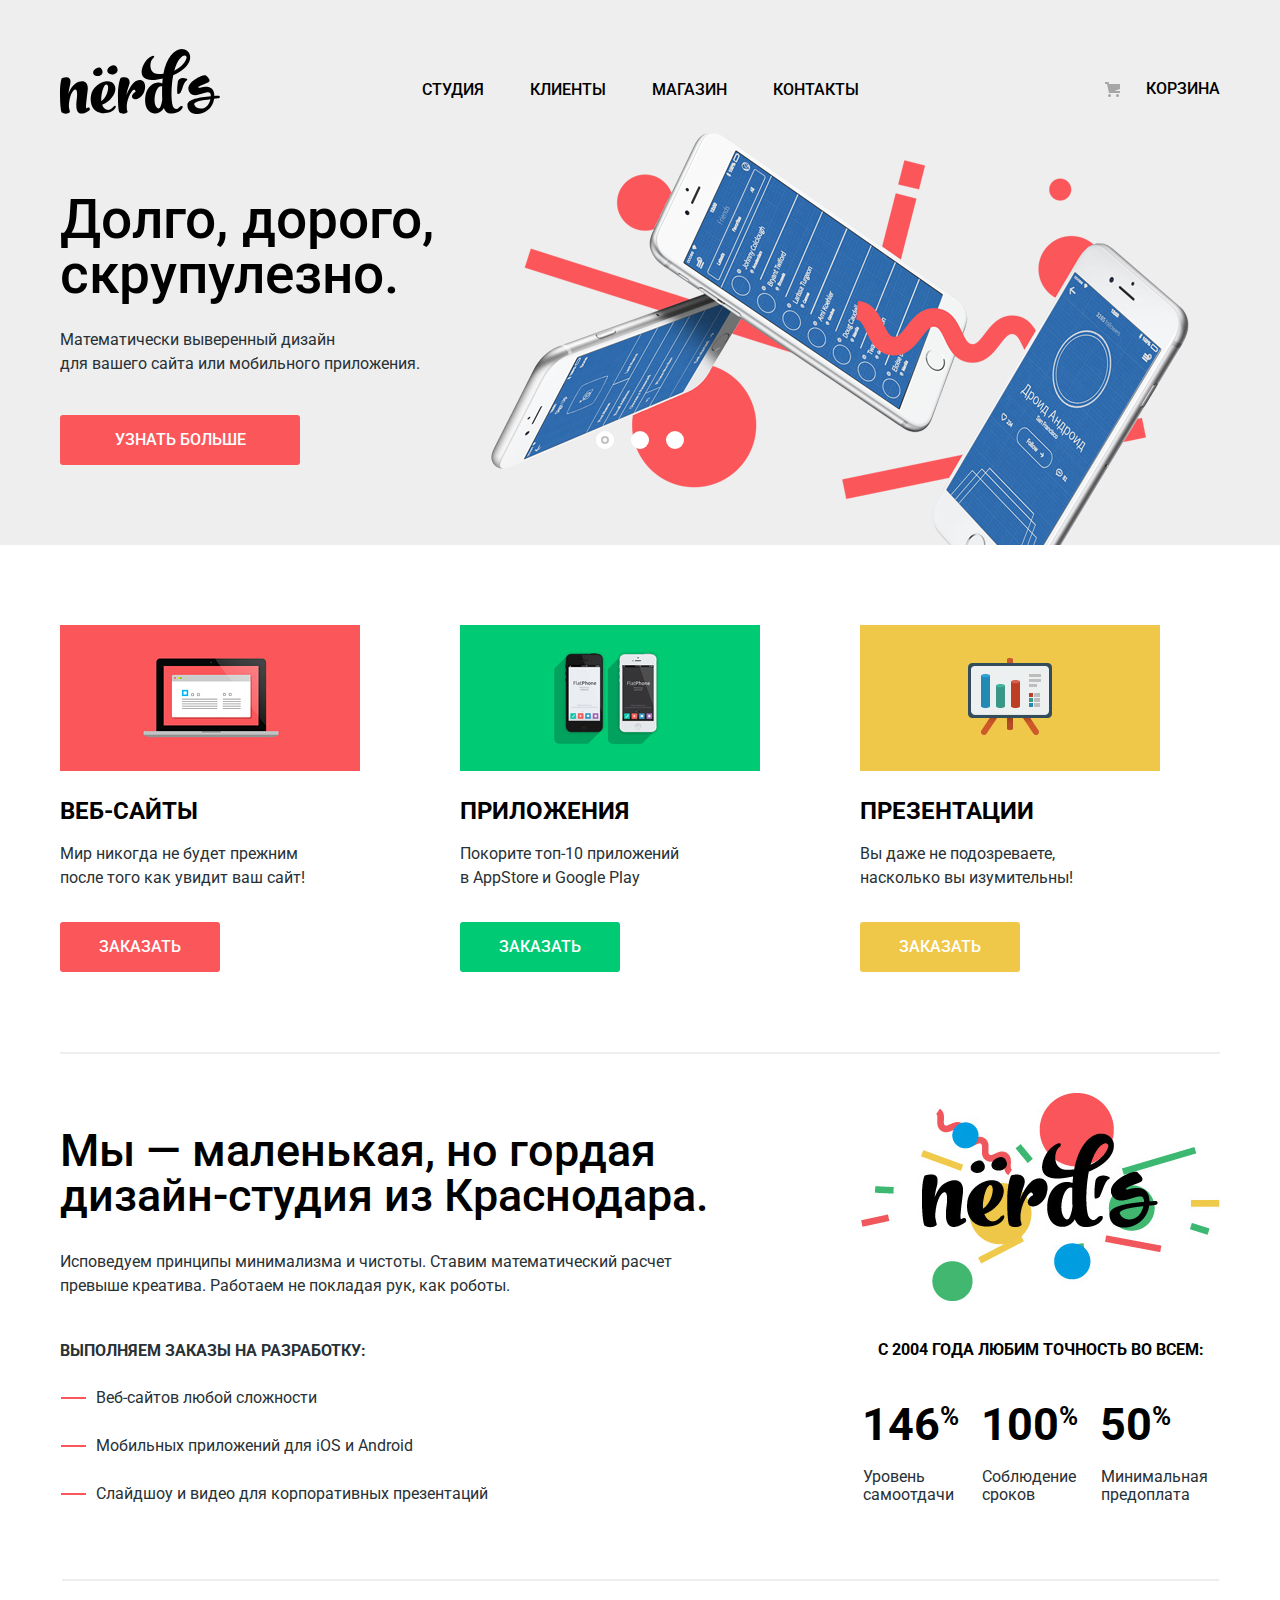
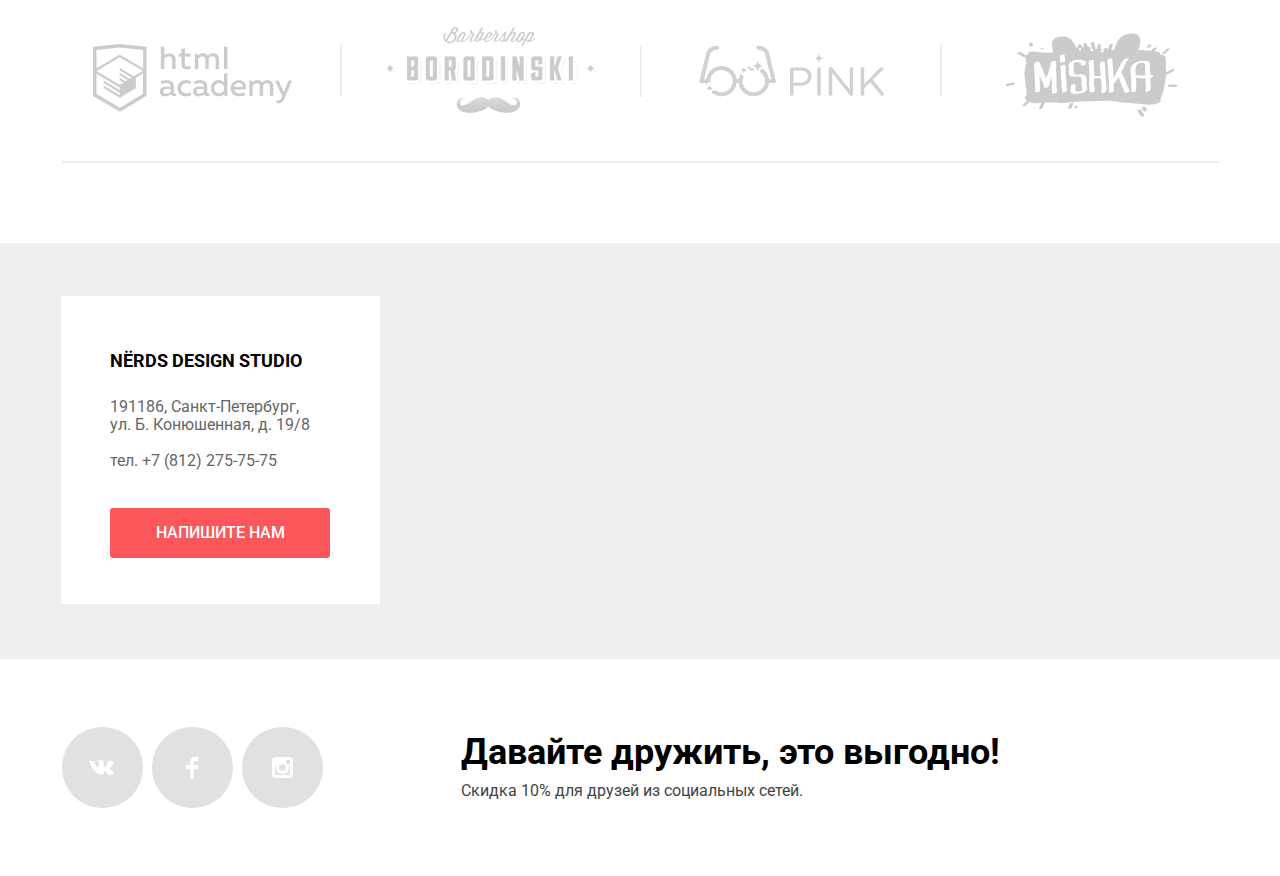
<file: index.html>
<!DOCTYPE html>
<html class="page" lang="ru">

<head>
  <meta charset="utf-8">
  <title>HTML Academy: Нёрдс</title>
  <link
    href="https://fonts.googleapis.com/css2?family=Roboto:ital,wght@0,100;0,300;0,400;0,500;0,700;0,900;1,100;1,300;1,400;1,500;1,700;1,900&display=swap"
    rel="stylesheet">
  <link href="css/normalize.css" rel="stylesheet">
  <link href="css/style-min.css" rel="stylesheet">
</head>

<body class="main-page-body">

  <header class="main-header">
    <nav class="main-menu">
      <a class="main-header-logo">
        <svg width="160" height="66" viewBox="0 0 160 66" fill="none" xmlns="http://www.w3.org/2000/svg">
          <path fill-rule="evenodd" clip-rule="evenodd" d="M48.031 24.783C51.682 28.757 59.647 25.158 57.062 19.861C55.336 16.305 52.75 17.13 50.904 18.041C47.208 19.82 46.509 23.088 48.031 24.783ZM42.105 22.002C44.481 26.868 37.168 30.173 33.813 26.523C32.415 24.968 33.058 21.963 36.449 20.33C38.146 19.494 40.522 18.734 42.105 22.002ZM157.936 50.374C156.715 50.5332 155.442 50.6425 154.221 50.7474L154.179 50.751V50.807C151.764 68.171 127.991 71.038 127.4 57.406C127.131 51.239 138.993 49.456 150.798 48.318C151.007 42.9112 147.233 44.1234 142.648 45.5959C137.829 47.1437 132.115 48.979 129.19 43.717C124.171 34.692 143.822 25.779 145.918 27.615C152.271 33.1766 149.4 34.2063 144.727 35.8824L144.539 35.95C135.049 39.36 138.748 40.057 140.028 39.676C147.597 37.423 154.394 38.636 154.34 47.993C154.955 47.9419 155.557 47.9025 156.154 47.8634L156.154 47.8634C156.807 47.8207 157.452 47.7784 158.097 47.722C160.403 47.507 160.564 50.157 157.936 50.374ZM150.422 51.13C141.298 52.158 133.409 53.566 134.269 56.485C135.985 62.058 147.846 63.303 150.422 51.13ZM117.79 34.23C116.975 39.88 116.996 45.881 117.678 45.918C118.012 45.937 119.982 45.572 120.617 44.411C121.226 43.2934 121.794 41.7543 122.388 40.141L122.388 40.1409L122.388 40.1409L122.388 40.1408L122.388 40.1407L122.388 40.1406L122.388 40.1405C123.586 36.8907 124.895 33.3397 126.883 32.324C129.725 30.873 118.795 27.279 117.79 34.23ZM28.883 62.666C20.964 68.004 14.664 66.825 16.671 51.818C18.121 40.914 15.723 40.297 13.549 42.376C10.704 45.073 8.921 52.099 8.865 58.788C9.12323 60.3951 9.45828 61.9889 9.869 63.564C10.203 65.194 4.962 66.879 1.895 64.575C0.837 63.79 0 55.865 0 45.131C0 36.307 1.171 30.236 2.23 29.956C10.259 27.765 11.542 31.304 9.813 37.937C9.12537 40.5343 8.65871 43.1851 8.418 45.861C10.091 41.197 12.489 37.376 15.221 35.688C22.637 31.024 28.826 33.215 27.655 42.489C25.648 59.069 25.481 61.316 27.265 60.024C29.496 58.45 30.945 61.262 28.883 62.666ZM41.766 65.142C47.176 65.761 52.807 64.074 54.982 60.59C56.821 57.667 55.316 56.655 53.197 59.015C48.737 64.131 44.109 61.826 42.158 56.655L42.66 56.487C52.082 52.721 57.992 42.493 54.257 36.704C49.126 28.723 33.069 35.86 31.061 47.045C29.221 57.386 34.016 64.299 41.766 65.142ZM41.377 53.172C47.232 49.013 49.183 39.852 47.566 37.267C45.838 34.57 42.492 38.784 41.321 49.013C41.21 50.474 41.21 51.878 41.377 53.172ZM77.125 51.051C79.188 50.376 81.494 48.499 83.091 45.992C83.538 45.289 83.914 44.657 84.43 43.012C84.3675 43.2111 84.3915 43.1204 84.4509 42.8953C84.5588 42.4863 84.7839 41.6335 84.82 41.271C84.82 41.215 84.876 40.932 84.932 40.822C86.157 33.965 81.921 30.086 76.065 33.009C72.776 34.638 68.706 40.822 66.253 47.51C66.866 43.912 67.925 40.484 69.096 37.111C71.103 31.154 67.368 28.119 60.956 29.862C59.896 30.143 57.945 37.955 57.945 46.779C57.945 57.513 58.503 63.695 59.562 64.483C62.628 66.843 68.092 65.101 67.535 63.527C67.3189 62.9291 67.1554 62.3284 66.9926 61.7303L66.977 61.673C66.977 61.504 66.977 61.335 66.922 61.167C65.861 54.196 69.933 44.532 73.278 41.946C74.17 41.215 75.396 41.721 75.564 43.632C72.832 44.981 71.94 47.342 71.94 48.353C71.94 51.107 74.727 51.781 77.125 51.051Z" fill="black"/>
          <path fill-rule="evenodd" clip-rule="evenodd" d="M113.207 27.161C112.726 29.6539 112.354 32.1666 112.092 34.692C111.033 44.752 111.48 53.688 112.705 57.678C113.431 59.815 116.162 62.624 118.783 59.701C121.626 56.498 124.75 58.352 120.957 62.117C118.617 64.422 114.268 65.995 109.918 65.545C106.795 65.152 104.9 63.13 103.784 60.04C103.34 60.938 102.837 61.725 102.224 62.342C100.105 64.535 97.539 65.772 94.25 65.434C87.613 64.704 83.712 57.511 85.551 47.281C87.503 36.49 96.87 32.556 102.279 35.424C102.391 34.075 102.502 32.725 102.614 31.32C102.642 31.1795 102.655 31.039 102.669 30.8985C102.683 30.758 102.697 30.6175 102.724 30.477C101.079 30.8387 99.424 31.1575 97.762 31.433C73.787 35.423 82.04 15.864 87.894 10.75C94.53 5.017 95.254 8.895 93.191 10.188C89.511 12.548 87.894 26.093 98.432 26.093C100.161 26.093 101.778 25.981 103.394 25.812C106.685 7.49 116.665 -1.391 124.75 1.532C133.726 4.792 132.779 19.067 113.207 27.161ZM102.279 51.554C102.055 48.012 102.055 44.022 102.112 39.918C102.112 39.6576 102.127 39.3974 102.141 39.1449C102.155 38.9068 102.168 38.6754 102.168 38.457C98.822 36.939 95.533 42.11 94.695 49.249C93.749 57.622 97.483 62.062 99.603 60.04C101.22 58.409 102.056 53.237 102.279 51.554ZM126.365 8.389C124.581 5.747 118.058 8.951 114.267 22.721C123.802 18.167 127.593 10.299 126.365 8.389Z" fill="black"/>
        </svg>
      </a>
      <ul class="menu-list">
        <li class="menu-item">
          <a href="blank.html">Студия</a>
        </li>
        <li class="menu-item">
          <a href="blank.html">Клиенты</a>
        </li>
        <li class="menu-item">
          <a href="catalog.html">Магазин</a>
        </li>
        <li class="menu-item">
          <a href="blank.html">Контакты</a>
        </li>
      </ul>
      <a class="bucket" href="blank.html">Корзина</a>
    </nav>
  </header>
  <main class="container main-container">
    <h1 class="visually-hidden">Нердс - дизайн-студия из Краснодара</h1>

    <section class="slider">
      <h2 class="visually-hidden">Промо</h2>
      <ul class="slider-list">
        <li class="slider-item slider-item-1 ">
          <p class="promo-slogan">Долго, дорого, скрупулезно.</p>
          <p class="promo-description">Математически выверенный дизайн для&nbsp;вашего&nbsp;сайта&nbsp;или мобильного
            приложения.</p>
          <a class="button button-red promo-button" href="#">Узнать больше</a>
          <svg class="slider-pagination" width="88" height="18" viewBox="0 0 88 18" fill="none"
            xmlns="http://www.w3.org/2000/svg">
            <circle cx="9" cy="9" r="9" fill="white" />
            <circle cx="44" cy="9" r="9" fill="white" />
            <circle cx="79" cy="9" r="9" fill="white" />
            <circle cx="9" cy="9" r="3" stroke="#C1C1C1" stroke-width="2" />
          </svg>
        </li>
        <li class="slider-item slider-item-2 visually-hidden">
          <p class="promo-slogan">Любим математику как никто другой</p>
          <p class="promo-description">Никакого креатива, только математические формулы для расчета идеальных пропорций
          </p>
          <a class="button button-red promo-button" href="#">Узнать больше</a>
          <svg class="slider-pagination" width="88" height="18" viewBox="0 0 88 18" fill="none"
            xmlns="http://www.w3.org/2000/svg">
            <circle cx="9" cy="9" r="9" fill="white" />
            <circle cx="44" cy="9" r="9" fill="white" />
            <circle cx="79" cy="9" r="9" fill="white" />
            <circle cx="44" cy="9" r="3" stroke="#C1C1C1" stroke-width="2" />
          </svg>
        </li>
        <li class="slider-item slider-item-3 visually-hidden">
          <p class="promo-slogan">Только ночь, только&nbsp;хардкор</p>
          <p class="promo-description">Работать днем, как все? Мы против этого. Ближе&nbsp;к&nbsp;полуночи работа только
            начинается.</p>
          <a class="button button-red promo-button" href="#">Узнать больше</a>
          <svg class="slider-pagination " width="88" height="18" viewBox="0 0 88 18" fill="none"
            xmlns="http://www.w3.org/2000/svg">
            <circle cx="9" cy="9" r="9" fill="white" />
            <circle cx="44" cy="9" r="9" fill="white" />
            <circle cx="79" cy="9" r="9" fill="white" />
            <circle cx="79" cy="9" r="3" stroke="#C1C1C1" stroke-width="2" />
          </svg>
        </li>
      </ul>
    </section>

    <section class="features">
      <h2 class="visually-hidden">Услуги компании</h2>
      <ul class="features-list">
        <li class="features-item features-sites">
          <h3>Веб-сайты</h3>
          <p>Мир никогда не будет прежним после&nbsp;того как увидит ваш сайт!</p>
          <a class="button button-red" href="#">Заказать</a>
        </li>
        <li class="features-item features-apps">
          <h3>Приложения</h3>
          <p>Покорите топ-10 приложений в&nbsp;AppStore и Google Play</p>
          <a class="button button-green" href="#">Заказать</a>
        </li>
        <li class="features-item features-slides">
          <h3>Презентации</h3>
          <p>Вы даже не подозреваете, насколько&nbsp;вы изумительны!</p>
          <a class="button button-yellow" href="#">Заказать</a>
        </li>
      </ul>
    </section>

    <section class="about">
      <h2 class="visually-hidden">О компании</h2>
      <div class="about-positioner">
        <div class="about-advantages">
          <p class="advantages-slogan">Мы — маленькая, но гордая дизайн-студия из Краснодара.</p>
          <p class="advantages-description">Исповедуем принципы минимализма и чистоты. Ставим математический расчет
            превыше креатива. Работаем не покладая рук, как роботы.</p>
          <h3>Выполняем заказы на разработку:</h3>
          <ul class="advantages-list">
            <li class="advantages-item">Веб-сайтов любой сложности</li>
            <li class="advantages-item">Мобильных приложений для iOS и Android</li>
            <li class="advantages-item">Слайдшоу и видео для корпоративных презентаций</li>
          </ul>
        </div>
        <div class="about-stats">
          <h3 class="visually-hidden">Наши цифры</h3>
          <img src="img/content/about-logo.png" alt="Логотип компании" width="360" height="208" />
          <b class="stats-slogan">с 2004 года Любим точность во всем:</b>
          <table class="stats-table">
            <tr>
              <th class="stats-th">146<sup>%</sup></th>
              <th class="stats-th">100<sup>%</sup></th>
              <th class="stats-th">50<sup>%</sup></th>
            </tr>
            <tr>
              <td>Уровень самоотдачи</td>
              <td>Соблюдение сроков</td>
              <td>Минимальная предоплата</td>
            </tr>
          </table>
        </div>
      </div>
    </section>

    <section class="companies">
      <h2 class="visually-hidden">Наши заказчики</h2>
      <ul class="companies-list">
        <li class="companies-item company-html">
          <a href="https://htmlacademy.ru/intensive/htmlcss">
            <img src="img/content/company-html.png" alt="HTMl Academy" width="199" height="68" />
          </a>
        </li>
        <li class="companies-item company-borodinski">
          <a href="blank.html">
            <img src="img/content/company-borodinski.png" alt="Borodinski" width="209" height="90" />
          </a>
        </li>
        <li class="companies-item company-pink">
          <a href="blank.html">
            <img src="img/content/company-pink.png" alt="Pink" width="185" height="92" />
          </a>
        </li>
        <li class="companies-item company-mishka">
          <a href="blank.html">
            <img src="img/content/company-mishka.png" alt="Mishka" width="173" height="84" />
          </a>
        </li>
      </ul>
    </section>

  </main>

  <footer class="page-footer main-footer">
    <div class="map">
      <img class="map-widget" src="img/content/footer-map.png" width="1440" height="416" alt="Address of Nerds office">
      <iframe class="map-iframe" src="https://yandex.ru/map-widget/v1/?um=constructor%3Ae2b16456768bcbda5eb59ad39b3987d882f355b6ca032533360800fdeb1fd303&amp;source=constructor" height="416"></iframe>
      <div class="writeus-positioner">
        <div class="writeus-wrapper">
          <h2>NЁRDS DESIGN STUDIO</h2>
          <address class="writeus">
            <p>191186, Санкт-Петербург, ул.&nbsp;Б.&nbsp;Конюшенная, д. 19/8</p>
            <a href="tel:+78122757575"> тел.&nbsp;+7&nbsp;(812)&nbsp;275-75-75 </a>
          </address>
          <a class="button button-red writeus-link" href="popap.html">Напишите нам</a>
        </div>
      </div>
    </div>

    <div class="socials">
      <ul class="socials-list">
        <li class="socials-item"><a class="icon-vkontakte" href="#">
            <p class="visually-hidden">Вконтакте</p>
          </a>
        </li>
        <li class="socials-item"><a class="icon-facebook" href="#">
            <p class="visually-hidden">Фейсбук</p>
          </a>
        </li>
        <li class="socials-item"><a class="icon-instagram" href="#">
            <p class="visually-hidden">Инстаграмм</p>
          </a>
        </li>
      </ul>
      <div class="socials-discount">
        <b class="socials-slogan">Давайте дружить, это выгодно!</b>
        <p class="socials-promo">Скидка 10% для друзей из социальных сетей.</p>
      </div>
    </div>

  </footer>

  <!--Modal-writeus-->
  <section class="modal-writeus">
    <h2 class="modal-writeus-header">Напишите нам</h2>
    <button class="modal-close" type="button" aria-label="Закрыть">
      <svg width="21" height="21" viewBox="0 0 21 21" fill="none" xmlns="http://www.w3.org/2000/svg">
        <path
          d="M13.3299 10.5005L20.7072 3.12321C21.0963 2.7317 21.0963 2.09952 20.7072 1.70801L19.292 0.291799C18.9005 -0.0972665 18.2683 -0.0972665 17.8768 0.291799L10.4995 7.67009L3.12221 0.2928C2.7307 -0.0962657 2.09852 -0.0962657 1.70701 0.2928L0.291799 1.70801C-0.0972665 2.09952 -0.0972665 2.7317 0.291799 3.12321L7.66909 10.5005L0.291799 17.8778C-0.0972665 18.2693 -0.0972665 18.9015 0.291799 19.293L1.70801 20.7082C2.09952 21.0973 2.7317 21.0973 3.12321 20.7082L10.5005 13.3309L17.8778 20.7082C18.2693 21.0973 18.9015 21.0973 19.293 20.7082L20.7082 19.293C21.0973 18.9015 21.0973 18.2693 20.7082 17.8778L13.3299 10.5005Z"
          fill="#FB565A" />
      </svg>
    </button>
    <form class="modal-writeus-form">
      <div class="enter-name-positioner">
        <label class="modal-label" for="enter-name">Ваше имя:</label>
        <input class="enter-name" type="text" name="enter-name" id="enter-name" placeholder="Имя Фамилия">
      </div>
      <div class="enter-mail-positioner">
        <label class="modal-label" for="enter-mail">Ваш email:</label>
        <input class="enter-mail" type="text" name="enter-mail" id="enter-mail" placeholder="email@example.com">
      </div>
      <div class="enter-text-positioner">
        <label class="modal-label" for="enter-text">Текст письма</label>
        <textarea class="enter-text" name="enter-text" id="enter-text" placeholder="В свободной форме"></textarea>
      </div>
      <button class="button button-red" type="submit">отправить</button>
    </form>

  </section>

  <script src="js/modal-writeus.js"></script>

</body>

</html>
</file>
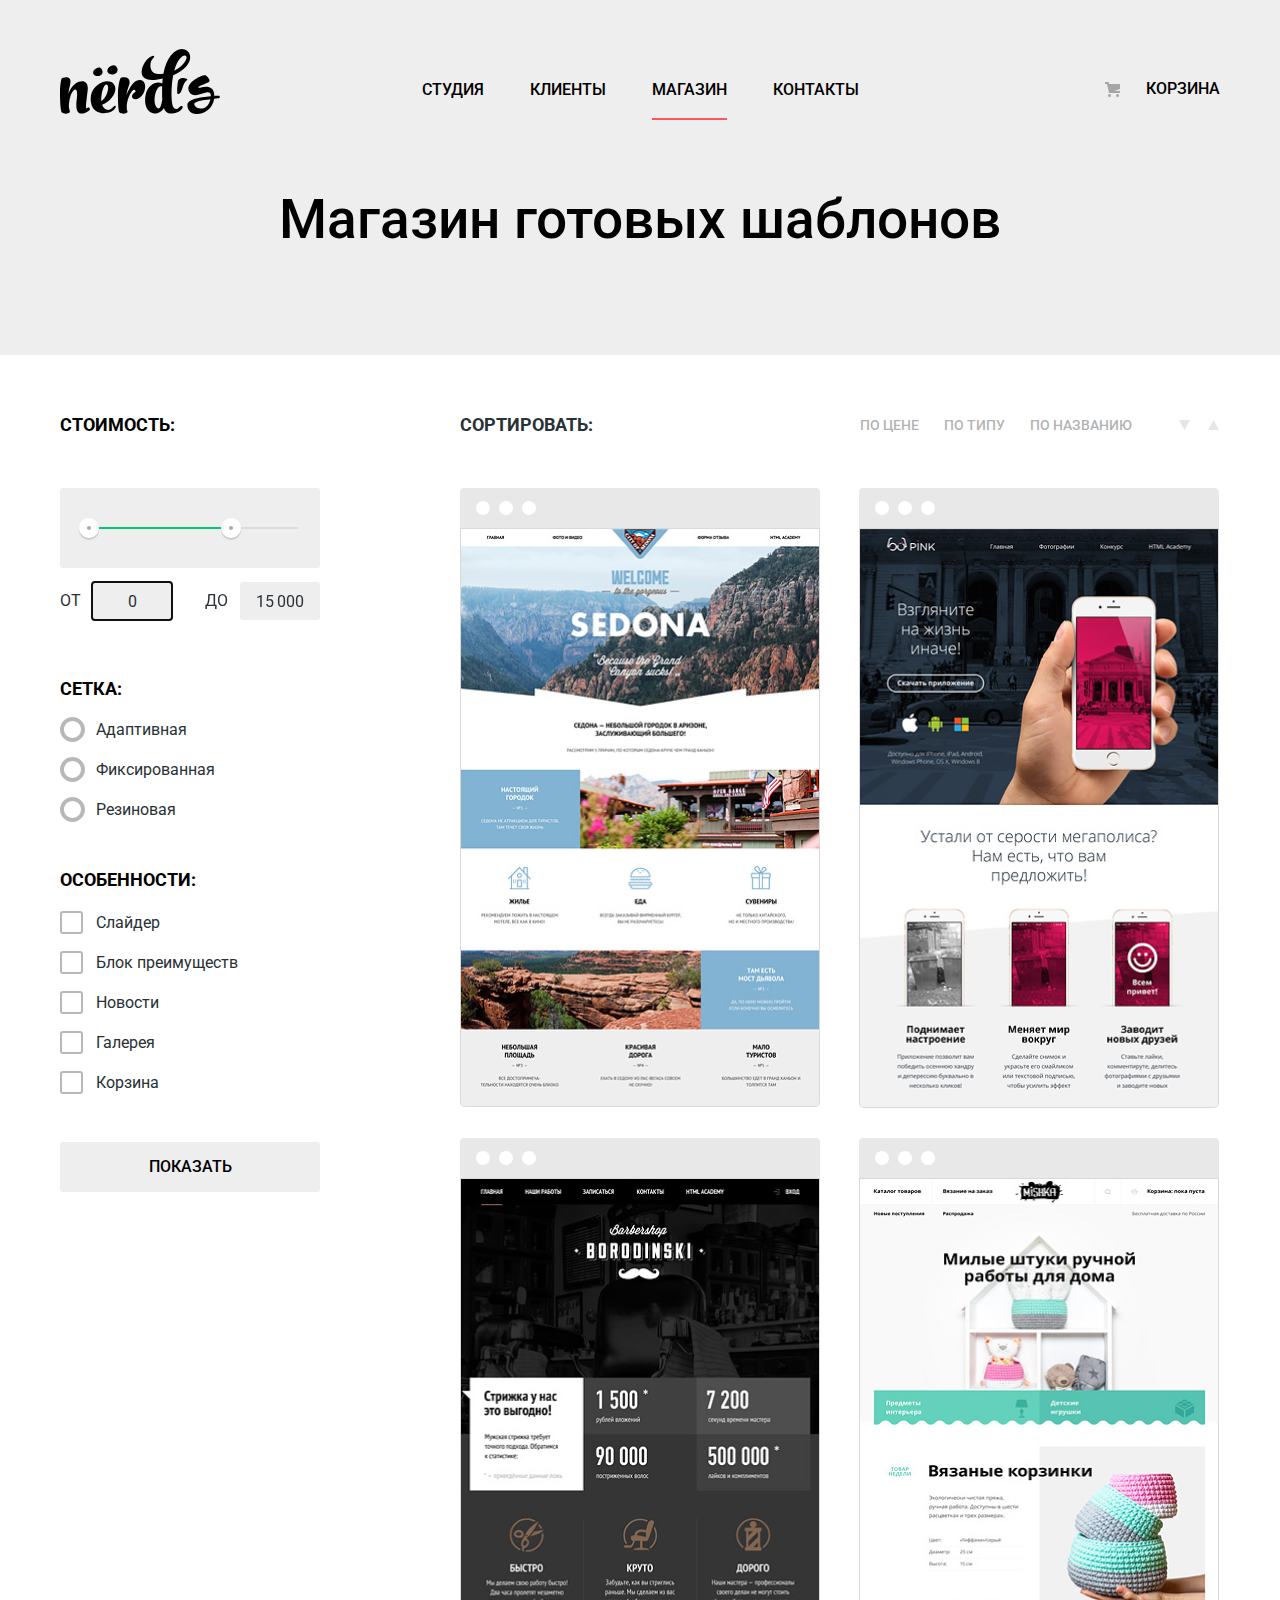
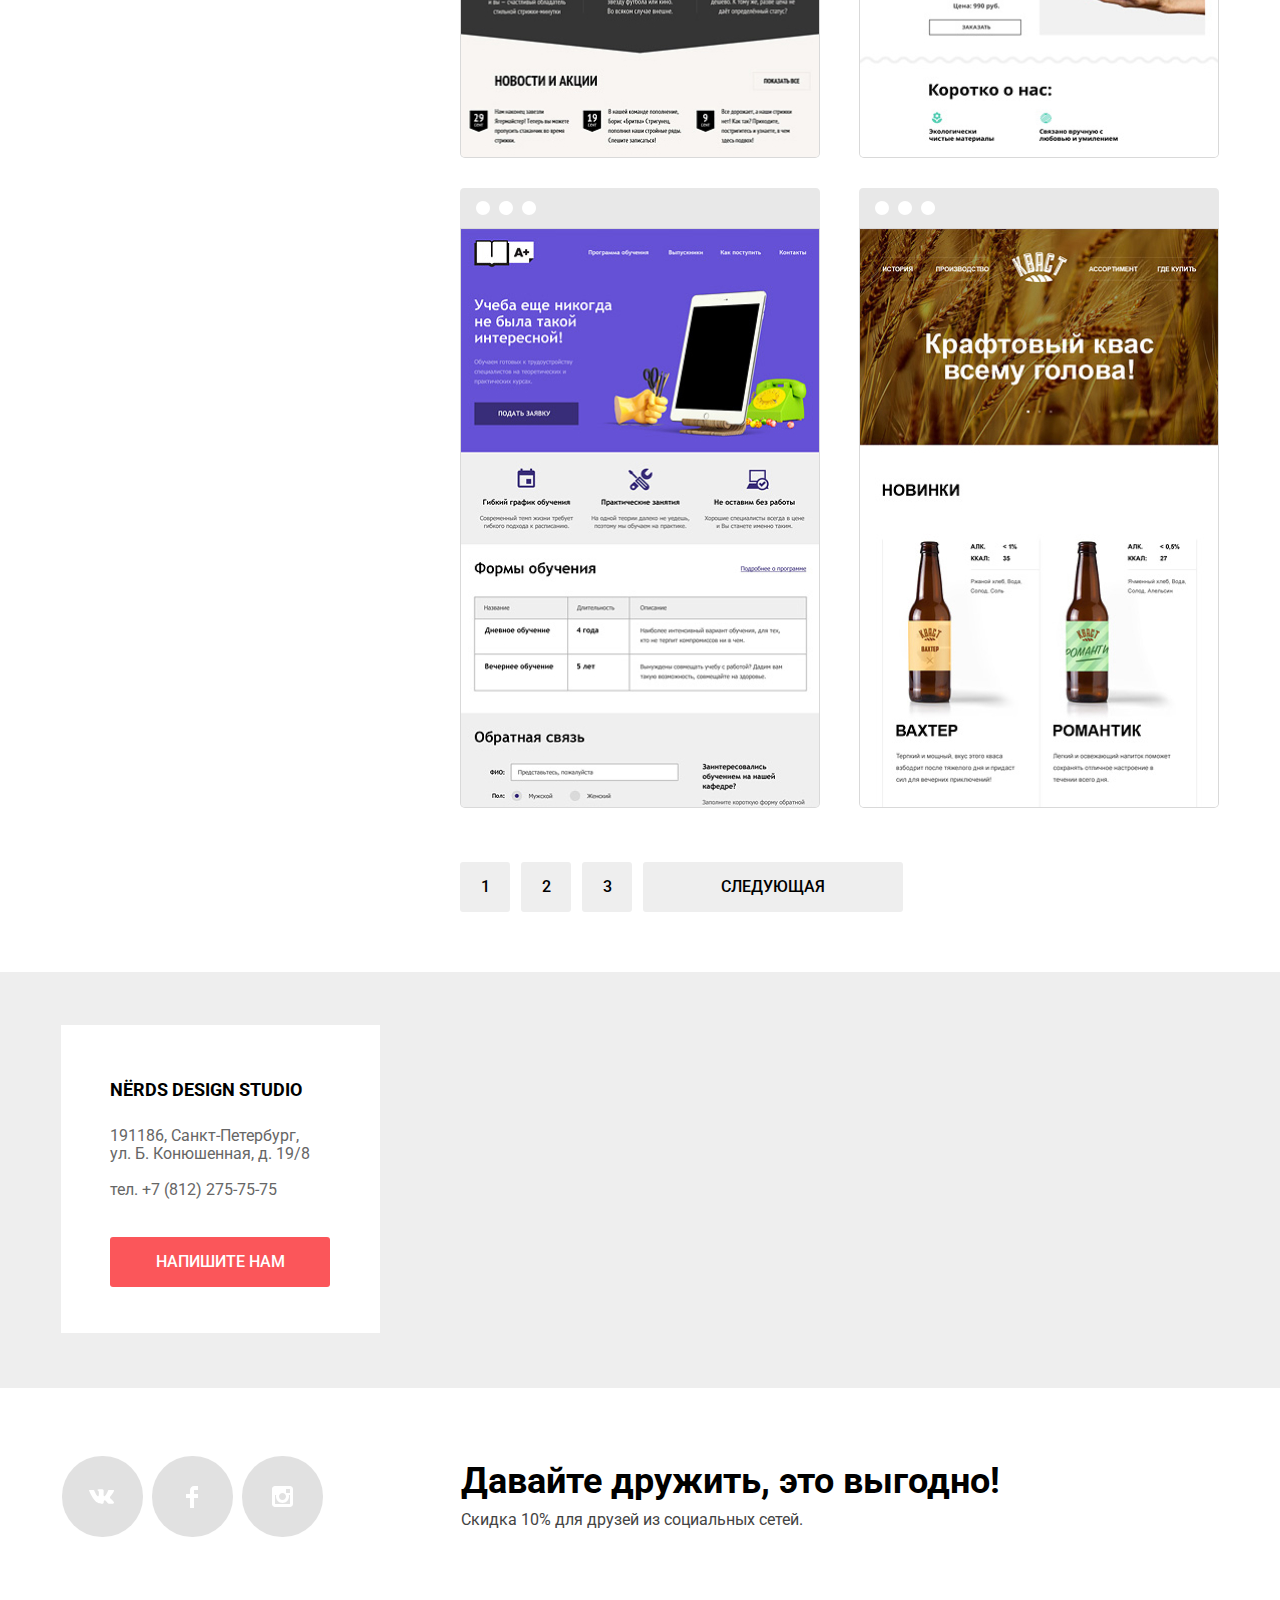
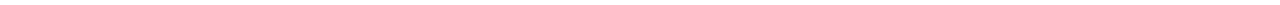
<file: catalog.html>
<!DOCTYPE html>
<html class="page" lang="ru">

<head>
  <meta charset="UTF-8">
  <title>Магазин готовых шаблонов</title>
  <link
    href="https://fonts.googleapis.com/css2?family=Roboto:ital,wght@0,100;0,300;0,400;0,500;0,700;0,900;1,100;1,300;1,400;1,500;1,700;1,900&display=swap"
    rel="stylesheet">
  <link href="css/normalize.css" rel="stylesheet">
  <link href="css/style-min.css" rel="stylesheet">
</head>

<body class="page-catalog">

  <header class="main-header">
    <nav class="main-menu">
      <a class="main-header-logo" href="index.html"><svg class="nav-logo" width="160" height="66" viewBox="0 0 160 66"
          fill="none" xmlns="http://www.w3.org/2000/svg">
          <path fill-rule="evenodd" clip-rule="evenodd"
            d="M48.031 24.783C51.682 28.757 59.647 25.158 57.062 19.861C55.336 16.305 52.75 17.13 50.904 18.041C47.208 19.82 46.509 23.088 48.031 24.783ZM42.105 22.002C44.481 26.868 37.168 30.173 33.813 26.523C32.415 24.968 33.058 21.963 36.449 20.33C38.146 19.494 40.522 18.734 42.105 22.002ZM157.936 50.374C156.715 50.5332 155.442 50.6425 154.221 50.7474L154.179 50.751V50.807C151.764 68.171 127.991 71.038 127.4 57.406C127.131 51.239 138.993 49.456 150.798 48.318C151.007 42.9112 147.233 44.1234 142.648 45.5959C137.829 47.1437 132.115 48.979 129.19 43.717C124.171 34.692 143.822 25.779 145.918 27.615C152.271 33.1766 149.4 34.2063 144.727 35.8824L144.539 35.95C135.049 39.36 138.748 40.057 140.028 39.676C147.597 37.423 154.394 38.636 154.34 47.993C154.955 47.9419 155.557 47.9025 156.154 47.8634L156.154 47.8634C156.807 47.8207 157.452 47.7784 158.097 47.722C160.403 47.507 160.564 50.157 157.936 50.374ZM150.422 51.13C141.298 52.158 133.409 53.566 134.269 56.485C135.985 62.058 147.846 63.303 150.422 51.13ZM117.79 34.23C116.975 39.88 116.996 45.881 117.678 45.918C118.012 45.937 119.982 45.572 120.617 44.411C121.226 43.2934 121.794 41.7543 122.388 40.141L122.388 40.1409L122.388 40.1409L122.388 40.1408L122.388 40.1407L122.388 40.1406L122.388 40.1405C123.586 36.8907 124.895 33.3397 126.883 32.324C129.725 30.873 118.795 27.279 117.79 34.23ZM28.883 62.666C20.964 68.004 14.664 66.825 16.671 51.818C18.121 40.914 15.723 40.297 13.549 42.376C10.704 45.073 8.921 52.099 8.865 58.788C9.12323 60.3951 9.45828 61.9889 9.869 63.564C10.203 65.194 4.962 66.879 1.895 64.575C0.837 63.79 0 55.865 0 45.131C0 36.307 1.171 30.236 2.23 29.956C10.259 27.765 11.542 31.304 9.813 37.937C9.12537 40.5343 8.65871 43.1851 8.418 45.861C10.091 41.197 12.489 37.376 15.221 35.688C22.637 31.024 28.826 33.215 27.655 42.489C25.648 59.069 25.481 61.316 27.265 60.024C29.496 58.45 30.945 61.262 28.883 62.666ZM41.766 65.142C47.176 65.761 52.807 64.074 54.982 60.59C56.821 57.667 55.316 56.655 53.197 59.015C48.737 64.131 44.109 61.826 42.158 56.655L42.66 56.487C52.082 52.721 57.992 42.493 54.257 36.704C49.126 28.723 33.069 35.86 31.061 47.045C29.221 57.386 34.016 64.299 41.766 65.142ZM41.377 53.172C47.232 49.013 49.183 39.852 47.566 37.267C45.838 34.57 42.492 38.784 41.321 49.013C41.21 50.474 41.21 51.878 41.377 53.172ZM77.125 51.051C79.188 50.376 81.494 48.499 83.091 45.992C83.538 45.289 83.914 44.657 84.43 43.012C84.3675 43.2111 84.3915 43.1204 84.4509 42.8953C84.5588 42.4863 84.7839 41.6335 84.82 41.271C84.82 41.215 84.876 40.932 84.932 40.822C86.157 33.965 81.921 30.086 76.065 33.009C72.776 34.638 68.706 40.822 66.253 47.51C66.866 43.912 67.925 40.484 69.096 37.111C71.103 31.154 67.368 28.119 60.956 29.862C59.896 30.143 57.945 37.955 57.945 46.779C57.945 57.513 58.503 63.695 59.562 64.483C62.628 66.843 68.092 65.101 67.535 63.527C67.3189 62.9291 67.1554 62.3284 66.9926 61.7303L66.977 61.673C66.977 61.504 66.977 61.335 66.922 61.167C65.861 54.196 69.933 44.532 73.278 41.946C74.17 41.215 75.396 41.721 75.564 43.632C72.832 44.981 71.94 47.342 71.94 48.353C71.94 51.107 74.727 51.781 77.125 51.051Z"
            fill="black" />
          <path fill-rule="evenodd" clip-rule="evenodd"
            d="M113.207 27.161C112.726 29.6539 112.354 32.1666 112.092 34.692C111.033 44.752 111.48 53.688 112.705 57.678C113.431 59.815 116.162 62.624 118.783 59.701C121.626 56.498 124.75 58.352 120.957 62.117C118.617 64.422 114.268 65.995 109.918 65.545C106.795 65.152 104.9 63.13 103.784 60.04C103.34 60.938 102.837 61.725 102.224 62.342C100.105 64.535 97.539 65.772 94.25 65.434C87.613 64.704 83.712 57.511 85.551 47.281C87.503 36.49 96.87 32.556 102.279 35.424C102.391 34.075 102.502 32.725 102.614 31.32C102.642 31.1795 102.655 31.039 102.669 30.8985C102.683 30.758 102.697 30.6175 102.724 30.477C101.079 30.8387 99.424 31.1575 97.762 31.433C73.787 35.423 82.04 15.864 87.894 10.75C94.53 5.017 95.254 8.895 93.191 10.188C89.511 12.548 87.894 26.093 98.432 26.093C100.161 26.093 101.778 25.981 103.394 25.812C106.685 7.49 116.665 -1.391 124.75 1.532C133.726 4.792 132.779 19.067 113.207 27.161ZM102.279 51.554C102.055 48.012 102.055 44.022 102.112 39.918C102.112 39.6576 102.127 39.3974 102.141 39.1449C102.155 38.9068 102.168 38.6754 102.168 38.457C98.822 36.939 95.533 42.11 94.695 49.249C93.749 57.622 97.483 62.062 99.603 60.04C101.22 58.409 102.056 53.237 102.279 51.554ZM126.365 8.389C124.581 5.747 118.058 8.951 114.267 22.721C123.802 18.167 127.593 10.299 126.365 8.389Z"
            fill="black" />
        </svg></a>
      <ul class="menu-list">
        <li class="menu-item"><a href="blank.html">Студия</a></li>
        <li class="menu-item"><a href="blank.html">Клиенты</a></li>
        <li class="menu-item"><a class="visited">Магазин</a></li>
        <li class="menu-item"><a href="blank.html">Контакты</a></li>
      </ul>
      <a class="bucket" href="blank.html">Корзина</a>
    </nav>
  </header>

  <main class="catalog-container">
    <div class="catalog-headline-wrapper">
      <h1 class="catalog-main-headline">Магазин готовых шаблонов</h1>
    </div>
    <div class="catalog-container-wrapper">
      <aside class="filter">
        <h2 class="visually-hidden">Отфильтровать шаблоны</h2>
        <form action="https://echo.htmlacademy.ru/" class="filter-form">
          <fieldset class="filter-range-group">
            <legend class="catalog-headlines filter-price">Стоимость:</legend>
            <div class="range-filter">
              <div class="range-controls">
                <div class="scale">
                  <div class="bar"></div>
                </div>
                <div class="toggle toggle-from" tabindex="0"></div>
                <div class="toggle toggle-to" tabindex="0"></div>
              </div>
              <div class="price-controls">
                <label class="label-from" for="range-from-id">От</label>
                <input class="range-from" type="number" name="range-from-name" id="range-from-id" autofocus placeholder="0">
                <label class="label-to" for="range-to-id">до</label>
                <input class="range-to" type="number" name="range-to-name" id="range-to-id" placeholder="15&thinsp;000">
              </div>
            </div>
          </fieldset>

          <p class="catalog-headlines filter-layout">Сетка:</p>
          <ul class="form-radio-list">
            <li class="form-radio-list-item"><input class="radiobutton" type="radio" name="question-one" id="radio-adapt">
              <label class="radiobutton-label" for="radio-adapt">Адаптивная</label></li>
            <li class="form-radio-list-item"><input class="radiobutton" type="radio" name="question-one" id="radio-fix">
              <label class="radiobutton-label" for="radio-fix">Фиксированная</label></li>
            <li class="form-radio-list-item"><input class="radiobutton" type="radio" name="question-one" id="radio-agile">
              <label class="radiobutton-label" for="radio-agile">Резиновая</label></li>
          </ul>
          <p class="catalog-headlines filter-features">Особенности:</p>
          <ul class="form-checkbox-list">
            <li class="form-checkbox-list-item"><input class="checkbox" type="checkbox" name="check-slider" id="check-slider">
              <label class="checkbox-label" for="check-slider">Слайдер</label></li>
            <li class="form-checkbox-list-item"><input class="checkbox" type="checkbox" name="check-advantages" id="check-advantages">
              <label class="checkbox-label" for="check-advantages">Блок преимуществ</label></li>
            <li class="form-checkbox-list-item"><input class="checkbox" type="checkbox" name="check-news" id="check-news">
              <label class="checkbox-label" for="check-news">Новости</label></li>
            <li class="form-checkbox-list-item"><input class="checkbox" type="checkbox" name="check-gallery" id="check-gallery">
              <label class="checkbox-label" for="check-gallery">Галерея</label></li>
            <li class="form-checkbox-list-item"><input class="checkbox" type="checkbox" name="check-bucket" id="check-bucket">
              <label class="checkbox-label" for="check-bucket">Корзина</label></li>
          </ul>
          <button class="button button-grey" type="submit">Показать</button>

        </form>
      </aside>

      <section class="catalog">
        <h2 class="visually-hidden">Каталог шаблонов</h2>
        <div class="sorter">
          <b>Сортировать:</b>
          <ul class="sorter-list">
            <li class="sorter-list-item">
              <a class="button button-sorter">По цене</a>
            </li>
            <li class="sorter-list-item">
              <a class="button button-sorter">По типу</a>
            </li>
            <li class="sorter-list-item">
              <a class="button button-sorter">По названию</a>
            </li>
            <li class="sorter-list-item button-sorter-triangledown">
              <a class="button button-sorter">
                <svg class="triangledown" width="11" height="10" viewBox="0 0 11 10" fill="none"
                  xmlns="http://www.w3.org/2000/svg">
                  <path d="M5.5 10L0 0H11" fill="#A6A6A6"/>
                </svg></a>
            </li>
            <li class=" sorter-list-item button-sorter-triangleup">
                    <a class="button button-sorter ">
                      <svg class="triangleup" width="11" height="10" viewBox="0 0 11 10" fill="none"
                        xmlns="http://www.w3.org/2000/svg">
                        <path d="M5.5 0L0 10H11L5.5 0Z" fill="#A6A6A6" />
                      </svg></a>
            </li>
          </ul>
        </div>

        <ul class="item-list">
          <li class="item">
            <svg class="item-bar" width="360" height="40" viewBox="0 0 360 40" fill="none"
              xmlns="http://www.w3.org/2000/svg">
              <path fill-rule="evenodd" clip-rule="evenodd"
                d="M4 0H356C358.2 0 360 1.8 360 4V40H0V4C0 1.8 1.8 0 4 0ZM16.9288 23.5C18.1793 25.6658 20.4901 27 22.991 27C26.857 27 29.991 23.866 29.991 20C29.991 16.134 26.857 13 22.991 13C20.4901 13 18.1793 14.3342 16.9288 16.5C15.6784 18.6658 15.6784 21.3342 16.9288 23.5ZM46.002 27C43.5011 27 41.1903 25.6658 39.9398 23.5C38.6894 21.3342 38.6894 18.6658 39.9398 16.5C41.1903 14.3342 43.5011 13 46.002 13C49.868 13 53.002 16.134 53.002 20C53.002 23.866 49.868 27 46.002 27ZM62.9508 23.5C64.2013 25.6658 66.5121 27 69.013 27C72.879 27 76.013 23.866 76.013 20C76.013 16.134 72.879 13 69.013 13C66.5121 13 64.2013 14.3342 62.9508 16.5C61.7004 18.6658 61.7004 21.3342 62.9508 23.5Z"
                fill="#4D4D4D" />
            </svg>
            <img class="item-pic" src="img/content/item-sedona.jpg" width="360" height="578" alt="Макет туристического агенства Седона">
            <div class="item-info-pop">
              <a class="catalog-headlines" href="blank.html">Sedona</a>
              <p>Информационный сайт для туристов</p>
              <a class="button button-red">9 900 ₽</a>
            </div>
          </li>
          <li class="item">
            <svg class="item-bar" width="360" height="40" viewBox="0 0 360 40" fill="none"
              xmlns="http://www.w3.org/2000/svg">
              <path fill-rule="evenodd" clip-rule="evenodd"
                d="M4 0H356C358.2 0 360 1.8 360 4V40H0V4C0 1.8 1.8 0 4 0ZM16.9288 23.5C18.1793 25.6658 20.4901 27 22.991 27C26.857 27 29.991 23.866 29.991 20C29.991 16.134 26.857 13 22.991 13C20.4901 13 18.1793 14.3342 16.9288 16.5C15.6784 18.6658 15.6784 21.3342 16.9288 23.5ZM46.002 27C43.5011 27 41.1903 25.6658 39.9398 23.5C38.6894 21.3342 38.6894 18.6658 39.9398 16.5C41.1903 14.3342 43.5011 13 46.002 13C49.868 13 53.002 16.134 53.002 20C53.002 23.866 49.868 27 46.002 27ZM62.9508 23.5C64.2013 25.6658 66.5121 27 69.013 27C72.879 27 76.013 23.866 76.013 20C76.013 16.134 72.879 13 69.013 13C66.5121 13 64.2013 14.3342 62.9508 16.5C61.7004 18.6658 61.7004 21.3342 62.9508 23.5Z"
                fill="#4D4D4D" />
            </svg>
            <img class="item-pic" src="img/content/item-pink.jpg" width="360" height="578"
              alt="Макет магазина детской одежды">
            <div class="item-info-pop">
              <a class="catalog-headlines" href="blank.html">Sedona</a>
              <p>Информационный сайт для туристов</p>
              <a class="button button-red">9 900 ₽</a>
            </div>
          </li>
          <li class="item">
            <svg class="item-bar" width="360" height="40" viewBox="0 0 360 40" fill="none"
              xmlns="http://www.w3.org/2000/svg">
              <path fill-rule="evenodd" clip-rule="evenodd"
                d="M4 0H356C358.2 0 360 1.8 360 4V40H0V4C0 1.8 1.8 0 4 0ZM16.9288 23.5C18.1793 25.6658 20.4901 27 22.991 27C26.857 27 29.991 23.866 29.991 20C29.991 16.134 26.857 13 22.991 13C20.4901 13 18.1793 14.3342 16.9288 16.5C15.6784 18.6658 15.6784 21.3342 16.9288 23.5ZM46.002 27C43.5011 27 41.1903 25.6658 39.9398 23.5C38.6894 21.3342 38.6894 18.6658 39.9398 16.5C41.1903 14.3342 43.5011 13 46.002 13C49.868 13 53.002 16.134 53.002 20C53.002 23.866 49.868 27 46.002 27ZM62.9508 23.5C64.2013 25.6658 66.5121 27 69.013 27C72.879 27 76.013 23.866 76.013 20C76.013 16.134 72.879 13 69.013 13C66.5121 13 64.2013 14.3342 62.9508 16.5C61.7004 18.6658 61.7004 21.3342 62.9508 23.5Z"
                fill="#4D4D4D" />
            </svg>
            <img class="item-pic" src="img/content/item-barbershop.jpg" width="360" height="578" alt="Макет барбершопа">
            <div class="item-info-pop">
              <a class="catalog-headlines" href="blank.html">Sedona</a>
              <p>Информационный сайт для туристов</p>
              <a class="button button-red">9 900 ₽</a>
            </div>
          </li>
          <li class="item">
            <svg class="item-bar" width="360" height="40" viewBox="0 0 360 40" fill="none"
              xmlns="http://www.w3.org/2000/svg">
              <path fill-rule="evenodd" clip-rule="evenodd"
                d="M4 0H356C358.2 0 360 1.8 360 4V40H0V4C0 1.8 1.8 0 4 0ZM16.9288 23.5C18.1793 25.6658 20.4901 27 22.991 27C26.857 27 29.991 23.866 29.991 20C29.991 16.134 26.857 13 22.991 13C20.4901 13 18.1793 14.3342 16.9288 16.5C15.6784 18.6658 15.6784 21.3342 16.9288 23.5ZM46.002 27C43.5011 27 41.1903 25.6658 39.9398 23.5C38.6894 21.3342 38.6894 18.6658 39.9398 16.5C41.1903 14.3342 43.5011 13 46.002 13C49.868 13 53.002 16.134 53.002 20C53.002 23.866 49.868 27 46.002 27ZM62.9508 23.5C64.2013 25.6658 66.5121 27 69.013 27C72.879 27 76.013 23.866 76.013 20C76.013 16.134 72.879 13 69.013 13C66.5121 13 64.2013 14.3342 62.9508 16.5C61.7004 18.6658 61.7004 21.3342 62.9508 23.5Z"
                fill="#4D4D4D" />
            </svg>
            <img class="item-pic" src="img/content/item-mishka.jpg" width="360" height="578"
              alt="Макет детского магазина">
            <div class="item-info-pop">
              <a class="catalog-headlines" href="blank.html">Sedona</a>
              <p>Информационный сайт для туристов</p>
              <a class="button button-red">9 900 ₽</a>
            </div>
          </li>
          <li class="item">
            <svg class="item-bar" width="360" height="40" viewBox="0 0 360 40" fill="none"
              xmlns="http://www.w3.org/2000/svg">
              <path fill-rule="evenodd" clip-rule="evenodd"
                d="M4 0H356C358.2 0 360 1.8 360 4V40H0V4C0 1.8 1.8 0 4 0ZM16.9288 23.5C18.1793 25.6658 20.4901 27 22.991 27C26.857 27 29.991 23.866 29.991 20C29.991 16.134 26.857 13 22.991 13C20.4901 13 18.1793 14.3342 16.9288 16.5C15.6784 18.6658 15.6784 21.3342 16.9288 23.5ZM46.002 27C43.5011 27 41.1903 25.6658 39.9398 23.5C38.6894 21.3342 38.6894 18.6658 39.9398 16.5C41.1903 14.3342 43.5011 13 46.002 13C49.868 13 53.002 16.134 53.002 20C53.002 23.866 49.868 27 46.002 27ZM62.9508 23.5C64.2013 25.6658 66.5121 27 69.013 27C72.879 27 76.013 23.866 76.013 20C76.013 16.134 72.879 13 69.013 13C66.5121 13 64.2013 14.3342 62.9508 16.5C61.7004 18.6658 61.7004 21.3342 62.9508 23.5Z"
                fill="#4D4D4D" />
            </svg>
            <img class="item-pic" src="img/content/item-aplus.jpg" width="360" height="578"
              alt="Макет образовательного портала">
            <div class="item-info-pop">
              <a class="catalog-headlines" href="blank.html">Sedona</a>
              <p>Информационный сайт для туристов</p>
              <a class="button button-red">9 900 ₽</a>
            </div>
          </li>
          <li class="item">
            <svg class="item-bar" width="360" height="40" viewBox="0 0 360 40" fill="none"
              xmlns="http://www.w3.org/2000/svg">
              <path fill-rule="evenodd" clip-rule="evenodd"
                d="M4 0H356C358.2 0 360 1.8 360 4V40H0V4C0 1.8 1.8 0 4 0ZM16.9288 23.5C18.1793 25.6658 20.4901 27 22.991 27C26.857 27 29.991 23.866 29.991 20C29.991 16.134 26.857 13 22.991 13C20.4901 13 18.1793 14.3342 16.9288 16.5C15.6784 18.6658 15.6784 21.3342 16.9288 23.5ZM46.002 27C43.5011 27 41.1903 25.6658 39.9398 23.5C38.6894 21.3342 38.6894 18.6658 39.9398 16.5C41.1903 14.3342 43.5011 13 46.002 13C49.868 13 53.002 16.134 53.002 20C53.002 23.866 49.868 27 46.002 27ZM62.9508 23.5C64.2013 25.6658 66.5121 27 69.013 27C72.879 27 76.013 23.866 76.013 20C76.013 16.134 72.879 13 69.013 13C66.5121 13 64.2013 14.3342 62.9508 16.5C61.7004 18.6658 61.7004 21.3342 62.9508 23.5Z"
                fill="#4D4D4D" />
            </svg>
            <img class="item-pic" src="img/content/item-kvast.jpg" width="360" height="578" alt="Макет магазина кваса">
            <div class="item-info-pop">
              <a class="catalog-headlines" href="blank.html">Sedona</a>
              <p>Информационный сайт для туристов</p>
              <a class="button button-red">9 900 ₽</a>
            </div>
          </li>
        </ul>
        <ul class="pagination-list">
          <li class="pagination-list-item"><a class="button button-grey" href="#">1</a></li>
          <li class="pagination-list-item"><a class="button button-grey" href="blank.html">2</a></li>
          <li class="pagination-list-item"><a class="button button-grey" href="blank.html">3</a></li>
          <li class="pagination-list-item"><a class="button button-grey" href="blank.html">Следующая</a></li>
        </ul>
      </section>
    </div>
  </main>


  <footer class="page-footer catalog-footer">
    <div class="map">
      <img class="map-widget" src="img/content/footer-map.png" width="1440" height="416" alt="Address of Nerds office">
      <iframe class="map-iframe" src="https://yandex.ru/map-widget/v1/?um=constructor%3Ae2b16456768bcbda5eb59ad39b3987d882f355b6ca032533360800fdeb1fd303&amp;source=constructor" height="416"></iframe>
      <div class="writeus-positioner">
        <div class="writeus-wrapper">
          <h2>NЁRDS DESIGN STUDIO</h2>
          <address class="writeus">
            <p>191186, Санкт-Петербург, ул.&nbsp;Б.&nbsp;Конюшенная, д. 19/8</p>
            <a href="tel:+78122757575"> тел.&nbsp;+7&nbsp;(812)&nbsp;275-75-75 </a>
          </address>
          <a class="button button-red writeus-link" href="#">Напишите нам</a>
        </div>
      </div>
    </div>

    <div class="socials">
      <ul class="socials-list">
        <li class="socials-item"><a class="icon-vkontakte" href="#">
            <p class="visually-hidden">Вконтакте</p>
          </a>
        </li>
        <li class="socials-item"><a class="icon-facebook" href="#">
            <p class="visually-hidden">Фейсбук</p>
          </a>
        </li>
        <li class="socials-item"><a class="icon-instagram" href="#">
            <p class="visually-hidden">Инстаграмм</p>
          </a>
        </li>
      </ul>
      <div class="socials-discount">
        <b class="socials-slogan">Давайте дружить, это выгодно!</b>
        <p class="socials-promo">Скидка 10% для друзей из социальных сетей.</p>
      </div>
    </div>

  </footer>


  <!--Modal-writeus-->
  <section class="modal-writeus">
    <h2 class="modal-writeus-header">Напишите нам</h2>
    <button class="modal-close" type="button" aria-label="Закрыть">
      <svg width="21" height="21" viewBox="0 0 21 21" fill="none" xmlns="http://www.w3.org/2000/svg">
        <path
          d="M13.3299 10.5005L20.7072 3.12321C21.0963 2.7317 21.0963 2.09952 20.7072 1.70801L19.292 0.291799C18.9005 -0.0972665 18.2683 -0.0972665 17.8768 0.291799L10.4995 7.67009L3.12221 0.2928C2.7307 -0.0962657 2.09852 -0.0962657 1.70701 0.2928L0.291799 1.70801C-0.0972665 2.09952 -0.0972665 2.7317 0.291799 3.12321L7.66909 10.5005L0.291799 17.8778C-0.0972665 18.2693 -0.0972665 18.9015 0.291799 19.293L1.70801 20.7082C2.09952 21.0973 2.7317 21.0973 3.12321 20.7082L10.5005 13.3309L17.8778 20.7082C18.2693 21.0973 18.9015 21.0973 19.293 20.7082L20.7082 19.293C21.0973 18.9015 21.0973 18.2693 20.7082 17.8778L13.3299 10.5005Z"
          fill="#FB565A" />
      </svg>
    </button>
    <form class="modal-writeus-form">
      <div class="enter-name-positioner">
        <label class="modal-label" for="enter-name">Ваше имя:</label>
        <input class="enter-name" type="text" name="enter-name" id="enter-name" placeholder="Имя Фамилия">
      </div>
      <div class="enter-mail-positioner">
        <label class="modal-label" for="enter-mail">Ваш email:</label>
        <input class="enter-mail" type="text" name="enter-mail" id="enter-mail" placeholder="email@example.com">
      </div>
      <div class="enter-text-positioner">
        <label class="modal-label" for="enter-text">Текст письма</label>
        <textarea class="enter-text" name="enter-text" id="enter-text" placeholder="В свободной форме"></textarea>
      </div>
      <button class="button button-red" type="submit">отправить</button>
    </form>

  </section>

  <script src="js/modal-writeus.js"></script>
</body>

</html>
</file>
<file: css/style-min.css>
:root{--section-background:#EEE;--basic-background:#fff;--button-red:#FB565A;--button-yellow:#EFC84A;--button-green:#00CA74;--button-grey:#EEE;--button-sorter:transparent;--sorter-text:rgba(0,0,0,.3);--socials-grey:#E1E1E1;--item-top-bar:#4D4D4D;--border-box:#DBDBDB;--plain-text:#283136;--basic-black:#000;--basic-white:#fff;--address-text:#666;--footer-plain:#444;--box-shadow:rgba(0,0,0,.4);--form-border-plain:#D7DCDE;--form-border-hover:#B4B9BB;--form-text:#444;--form-border-invalid:#E74246;--thumb-center:#ABABAB;--thumb-shadow:rgba(0,0,0,.15);--thumb-body:#fff;--range-void:#D7DCDF;--range-chosen:#00CA74;--form-radio-check:#4D4D4D;--item-background:#F2F2F2;--item-background-border:rgba(0,0,0,.1);--item-hover-shadow:rgba(0,1,1,.25);--nav-logo-plain:#A6A6A6;--navlink-hover:#FB565A;--navlink-focus:rgba(0,0,0,.3);--navlink-active-line:#FB565A;--button-red-hover:#E74246;--button-red-active:#D7373B;--button-yellow-hover:#EAB534;--button-yellow-active:#E5A722;--button-green-hover:#00BC6C;--button-green-active:#00AA62;--button-grey-hover:#DFDFDF;--button-grey-active:#D5D5D5;--button-active-blacktext:rgba(0,0,0,.3);--button-active-whitetext:rgba(255,255,255,.3);--socials-hover-gradient:#E74246;--socials-active-gradient:#D7373B;--item-name-hover:#FB565A;--item-name-plain:rgba(0,0,0,.3);--sorter-text-hover:rgba(0,0,0,.6);--sorter-triangles-plain:#A6A6A6;--sorter-triangles-active:#231F20;--filter-text-disabled:rgba(0,0,0,.3)}*{-webkit-box-sizing:border-box;-moz-box-sizing:border-box;box-sizing:border-box}body{margin:0;padding:0;min-width:1200px;height:100%;background-color:var(--basic-background);line-height:18px;font-weight:400;color:var(--plain-text);font-family:'Roboto',Arial,Helvetica,sans-serif}a{text-decoration:none;color:var(--basic-black)}img{max-width:100%;height:auto}.button{display:block;padding:16px 0;height:50px;text-align:center;text-transform:uppercase;color:var(--basic-white);font-weight:500;font-size:16px;line-height:18px;border-radius:3px;border:none;overflow:hidden}.button:active,.button:focus{border:none}.button-red{background-color:var(--button-red)}.button-red:hover{background-color:var(--button-red-hover)}.button-red:active{background-color:var(--button-red-active);color:var(--button-active-whitetext)}.button-green{background-color:var(--button-green)}.button-green:hover{background-color:var(--button-green-hover)}.button-green:active{background-color:var(--button-green-active);color:var(--button-active-whitetext)}.button-yellow{background-color:var(--button-yellow)}.button-yellow:hover{background-color:var(--button-yellow-hover)}.button-yellow:active{background-color:var(--button-yellow-active);color:var(--button-active-whitetext)}.button-grey{background-color:var(--button-grey);color:var(--basic-black)}.button-grey:hover{background-color:var(--button-grey-hover)}.button-grey:focus{background-color:rgba(0,0,0,.0001);color:var(--basic-black);border:3px solid var(--border-box)}.button-grey:active{background-color:var(--button-grey-active);color:var(--button-active-blacktext)}.button-sorter{font-size:14px;line-height:18px;background-color:var(--button-sorter);color:var(--basic-black);opacity:.3;border:none}.button-sorter path{opacity:.9}.button-sorter:hover{opacity:.6}.button-sorter:hover path{opacity:1}.button-sorter:focus,.button-sorter:active{color:var(--basic-black);opacity:1}.button-sorter:focus path,.button-sorter:active path{opacity:1;fill:var(--sorter-triangles-active)}.main-header{background-color:var(--section-background)}.main-container{height:auto}.main-footer{height:auto;margin:0 auto}.main-menu{display:grid;grid-template-columns:min-content auto min-content;width:1160px;height:auto;margin:0 auto;padding:48px 0 0 0;background-color:var(--section-background)}.main-header-logo{grid-column:1/2;height:66px}.nav-logo:active path{fill:var(--nav-logo-plain)}.main-menu a{position:relative;text-transform:uppercase;font-style:normal;font-weight:500;font-size:16px;line-height:30px;color:var(--basic-black)}.main-menu a:hover{color:var(--navlink-hover)}.main-menu a:active{color:var(--navlink-focus)}.visited::after{content:"";display:block;position:absolute;width:100%;height:2px;top:38px;left:0;background-color:var(--navlink-active-line);color:var(--basic-black)}.menu-list{grid-column:2/3;display:flex;justify-content:space-between;margin:0 auto;padding:27px 247px 9px 202px;width:886px;height:30px;list-style-type:none}.bucket{grid-column:3/4;position:relative;padding:26px 0 9px 40px}.bucket::before{content:"";display:block;position:absolute;right:100px;width:15px;height:30px;background-image:url(../img/icons/cart-icon.svg);background-size:15px 15px;background-position:center;background-repeat:no-repeat}.slider{margin-bottom:80px;background-color:var(--section-background)}.slider-list{margin:0 auto;padding:0;width:1160px;list-style-type:none}.slider-item{margin-right:3px;height:431px;overflow:hidden}.slider-item-1{position:relative;background:url(../img/icons/slider-slide-1.png) no-repeat;background-position:right}.slider-item-2{position:relative;background:url(../img/icons/slider-slide-2.png) no-repeat;background-position:right}.slider-item-3{position:relative;background:url(../img/icons/slider-slide-3.png) no-repeat;background-position:right}.promo-slogan{margin:0 0 26px;padding-top:78px;width:538px;font-weight:500;font-size:55px;line-height:55px;color:var(--basic-black)}.promo-description{margin:0 0 39px;width:416px;font-size:16px;line-height:24px}.promo-button{display:block;padding:16px 0;width:240px;height:50px}.slider-pagination{position:absolute;z-index:1;top:317px;left:536px}.features{margin:0 auto;width:1160px}.features-list{display:flex;justify-content:space-between;margin:0;padding:0;list-style-type:none;border-bottom:2px solid var(--section-background)}.features-item{padding:171px 0 80px;width:300px}.features-item:last-child{margin-right:60px}.features-item h3{margin:0 0 16px;text-transform:uppercase;font-weight:700;font-size:24px;line-height:30px;color:var(--basic-black)}.features-item p{margin:0 0 32px;font-size:16px;line-height:24px}.features-item .button{width:160px}.features-sites{background-image:url(../img/icons/features-sites.png);background-size:300px 146px;background-position:top;background-repeat:no-repeat}.features-apps{background:url(../img/icons/features-apps.png);background-size:300px 146px;background-position:top;background-repeat:no-repeat}.features-slides{background:url(../img/icons/features-slides.png);background-size:300px 146px;background-position:top;background-repeat:no-repeat}.about{width:1160px;margin:0 auto}.about-positioner{display:grid;grid-template-columns:1fr 360px;gap:0}.about-advantages{grid-column:1/2}.about-stats{grid-column:2/3;padding-top:39px}.advantages-slogan{margin:0 0 32px;padding-top:74px;width:651px;font-weight:500;font-size:45px;line-height:45px;color:var(--basic-black)}.advantages-description{margin:0 0 41px;width:646px;font-size:16px;line-height:24px}.about-advantages h3{margin:0 0 23px;font-size:16px;line-height:24px;text-transform:uppercase}.advantages-list{margin:0 0 73px;padding:0 0 0 36px;list-style-type:none}.advantages-item{position:relative;margin:0 0 24px;width:399px;font-size:16px;line-height:24px}.advantages-item::before{content:"";display:block;position:absolute;width:25px;height:2px;top:11px;left:-35px;background-image:url(../img/icons/icon-dash.svg);background-size:25px 24px;background-position:center;background-repeat:no-repeat}.about-stats img{margin:0 0 33px;background-color:var(--section-background)}.stats-slogan{display:inline-block;vertical-align:middle;margin:0 0 29px 0;padding:0 0 0 2px;width:360px;text-align:center;text-transform:uppercase;font-size:16px;line-height:24px;color:var(--basic-black)}.stats-table td{width:120px;border:none;border-spacing:0}.stats-th{padding:0 0 8px 0;text-align:left;font-size:45px;line-height:64px;color:var(--basic-black);border-spacing:0}.stats-th sup{top:-15px;font-size:26px;line-height:40px}.companies-list{display:grid;grid-template-columns:280px 300px 300px 280px;margin:0 auto;padding:0;width:1157px;height:184px;list-style-type:none;border-bottom:2px solid var(--section-background);border-top:2px solid var(--section-background)}.companies-item{position:relative;text-align:center}.companies-item:first-child::after{content:"";display:block;position:absolute;z-index:-1;top:64px;width:280px;height:52px;background-image:url(../img/icons/companies-vertical.svg);background-size:2px 52px;background-position:right;background-repeat:no-repeat}.companies-item:not(:last-child):not(:first-child)::after{content:"";display:block;position:absolute;z-index:-1;top:64px;width:300px;height:52px;background-image:url(../img/icons/companies-vertical.svg);background-size:2px 52px;background-position:right;background-repeat:no-repeat}.companies-item a{display:inline-block;vertical-align:middle;opacity:.2}.companies-item a:hover{opacity:1}.companies-item a:focus{opacity:.1}.company-html{padding:63px 19px 0 0}.company-borodinski{padding-top:46px}.company-pink{padding-top:64px}.company-mishka{padding:52px 0 0 20px}.map{position:relative;margin-top:80px;width:100%;height:416px;background-color:var(--section-background)}.map-iframe{width:100%;border:none}.map-widget{position:absolute;width:100%;height:416px;z-index:-1;top:0}.writeus-positioner{position:absolute;width:calc(1158px/2);height:416px;top:0;right:50%}.writeus-wrapper{position:absolute;margin:0 auto;padding:50px 50px 47px 49px;width:319px;height:308px;top:53px;left:0;font-style:normal;text-decoration:none;background-color:var(--basic-white)}.writeus-wrapper h2{margin:0 0 22px;width:219px;text-transform:uppercase;font-size:18px;line-height:30px;color:var(--basic-black);overflow:hidden}.writeus{margin:0 0 38px}.writeus p{margin:0 0 18px;width:230px;font-style:normal;color:var(--address-text)}.writeus a{width:230px;font-style:normal;color:var(--address-text)}.socials{display:grid;grid-template-columns:261px 1fr;margin:0 auto;width:1157px}.socials-list{grid-column:1/2;display:flex;justify-content:space-between;margin:0;padding:68px 0;list-style-type:none}.socials-item{display:inline-block;vertical-align:middle;width:81px;height:81px;background:linear-gradient(0deg,var(--socials-grey),var(--socials-grey)),var(--basic-white);border-radius:40px}.socials-item:hover{background:linear-gradient(0deg,var(--socials-hover-gradient),var(--socials-hover-gradient)),var(--basic-white);box-shadow:inset 0 3px 0 rgba(0,1,1,.1)}.socials-item:active{background:linear-gradient(0deg,var(--socials-active-gradient),var(--socials-active-gradient)),var(--basic-white);box-shadow:inset 0 3px 0 rgba(0,1,1,.1)}.icon-vkontakte{display:block;width:inherit;height:inherit;background-image:url(../img/icons/icon-vk.svg);background-size:26px 15px;background-position:center;background-repeat:no-repeat}.icon-facebook{display:block;width:inherit;height:inherit;background-image:url(../img/icons/icon-fb.svg);background-size:12px 22px;background-position:center;background-repeat:no-repeat}.icon-instagram{display:block;width:inherit;height:inherit;background-image:url(../img/icons/icon-ig.svg);background-size:21px 21px;background-position:center;background-repeat:no-repeat}.icon-facebook:active,.icon-instagram:active,.icon-vkontakte:active{opacity:.3}.socials-discount{grid-column:2/3;padding:75px 0 0 138px}.socials-slogan{display:inline-block;vertical-align:middle;margin:0 0 10px;width:660px;font-size:36px;line-height:36px;color:var(--basic-black)}.socials-promo{margin:0 0 74px;width:373px;font-size:16px;line-height:22px;color:var(--footer-plain)}.modal-writeus{display:none;position:fixed;padding:63px 90px 84px 100px;width:960px;height:590px;left:calc(50% - 480px);top:calc(50% - 295px);background:var(--basic-white);box-shadow:0 20px 40px var(--box-shadow)}.modal-writeus-header{display:inline-block;vertical-align:middle;margin:0 0 37px;font-weight:700;font-size:45px;line-height:53px}.modal-show{display:block;animation:popingUp 1s}.modal-error{animation:error 1s}.modal-close{float:right;border:0;padding:16px 0;background:transparent;opacity:.3}.modal-close:hover{opacity:1}.modal-close:active{opacity:.1}.modal-writeus-form{float:left;width:761px;height:353px}.enter-name-positioner{display:inline-block;vertical-align:middle;margin:0 37px 34px 0}.enter-mail-positioner{display:inline-block;vertical-align:middle;margin:0 0 34px 0}.enter-name,.enter-mail{display:block;margin-top:9px;padding:16px;width:360px;height:50px;color:var(--form-text);border:2px solid var(--form-border-plain);border-radius:3px}.enter-text{margin:9px 0 47px 1px;padding:16px;width:760px;height:118px;color:var(--form-text);border:2px solid var(--form-border-plain);border-radius:3px;resize:none;overflow:auto}.enter-name:hover,.enter-mail:hover,.enter-text:hover{color:var(--form-text);border:2px solid var(--form-border-hover)}.enter-name:focus,.enter-mail:focus,.enter-text:focus{color:var(--basic-black);border:2px solid var(--basic-black)}.enter-name:focus::placeholder,.enter-mail:focus::placeholder,.enter-text:focus::placeholder{color:var(--basic-black)}.enter-error{border:2px solid var(--form-border-invalid)}.enter-error::placeholder{color:var(--form-border-invalid)}.modal-label{font-weight:700;font-size:16px}.modal-writeus-form button{width:259px}.catalog-container-wrapper{display:grid;grid-template-columns:260px 759px;gap:140px;width:1160px;margin:0 auto}.filter{grid-column:1/2;margin:0;padding:0}.catalog{grid-column:2/3}.catalog-headline-wrapper{background-color:var(--section-background)}.catalog-main-headline{margin:0 auto 55px;padding:78px 0 110px;width:1160px;height:241px;text-align:center;font-weight:500;font-size:55px;line-height:55px;color:var(--basic-black)}.catalog-headlines{margin:0;text-transform:uppercase;font-size:18px;line-height:30px;font-weight:700;color:var(--basic-black)}.filter-range-group{margin:0;padding:0;border:none}.filter-price{margin:0 0 48px 0}.range-controls{position:relative;margin:0 0 14px 0;padding:39px 22px 39px 33px;height:80px;background-color:var(--section-background);border-radius:3px}.scale{width:205px;height:2px;background-color:var(--range-void)}.bar{width:138px;height:2px;background-color:var(--range-chosen)}.toggle{position:absolute;padding:0;width:20px;height:20px;top:30px;left:30px;background-color:var(--thumb-center);border:8px solid var(--basic-white);border-radius:50%;box-shadow:0 2px 1px var(--thumb-shadow);cursor:pointer}.toggle-from{left:19px}.toggle-to{left:161px}.price-controls{display:flex;justify-content:flex-start;flex-wrap:wrap;margin:0 0 54px 0}.range-from,.range-to{padding:0;width:80px;height:38px;text-align:center;font-size:16px;line-height:22px;background-color:var(--section-background);border-radius:3px;border:none}.range-from::placeholder,.range-to::placeholder{color:var(--plain-text)}.range-from::-webkit-outer-spin-button,.range-from::-webkit-inner-spin-button,.range-to::-webkit-outer-spin-button,.range-to::-webkit-inner-spin-button{-webkit-appearance:none;appearance:none;margin:0}.range-from[type=number],.range-to[type=number]{-moz-appearance:textfield}.label-to{padding:8px 12px 8px 33px;width:68px;text-transform:uppercase;font-size:16px;line-height:22px}.label-from{padding:8px 0;width:32px;text-transform:uppercase;font-size:16px;line-height:22px}.radiobutton,.checkbox{display:none}.filter-layout{margin:0 0 16px 0}.form-radio-list{margin:0 0 46px 0;padding:0;list-style:none}.form-radio-list-item:not(:last-of-type){margin:0 0 21px 0}.radiobutton-label{position:relative;padding:3px 0 3px 36px;font-size:16px;line-height:19px}.radiobutton-label::before{content:"";display:block;position:absolute;top:0;left:0;width:25px;height:25px;background-image:url(../img/icons/radio-off.svg);background-size:25px 25px;background-position:center;background-repeat:no-repeat}.radiobutton:checked+.radiobutton-label::before{width:25px;height:25px;top:0;left:0;background-image:url(../img/icons/radio-on.svg);background-size:25px 25px;background-position:center;background-repeat:no-repeat}.filter-features{margin:0 0 18px 0}.form-checkbox-list{margin:0 0 50px 0;padding:0;list-style:none}.form-checkbox-list-item:not(:last-of-type){margin:0 0 21px 0}.checkbox-label{position:relative;padding:2px 0 2px 36px;font-size:16px;line-height:19px}.checkbox-label::before{content:"";display:block;position:absolute;width:23px;height:23px;top:0;left:0;background-image:url(../img/icons/checkbox-off.svg);background-size:23px 23px;background-position:left;background-repeat:no-repeat}.checkbox:checked+.checkbox-label::before{top:0;left:0;width:25px;height:23px;background-image:url(../img/icons/checkbox-on.svg);background-size:25px 23px;background-position:left;background-repeat:no-repeat}.radiobutton:disabled+label,.checkbox:disabled+label{opacity:.3}.filter .button{width:260px}.sorter{display:flex;justify-content:space-between;padding:0 0 48px}.sorter b{text-transform:uppercase;font-style:normal;font-weight:700;font-size:18px;line-height:30px}.sorter-list{display:flex;justify-content:flex-end;flex-wrap:wrap;margin:0;padding:0;width:626px;list-style-type:none}.sorter-list-item a{padding:6px 0 0 0;height:30px}.sorter-list-item:not(.button-sorter-triangledown):not(.button-sorter-triangleup){margin-right:25px}.button-sorter-triangledown{flex-basis:33px}.button-sorter-triangledown a{text-align:right}.button-sorter-triangleup{flex-basis:29px}.button-sorter-triangleup a{text-align:right}.item-list{display:flex;justify-content:space-between;flex-wrap:wrap;margin:0 0 24px 0;padding:0;list-style-type:none}.item{position:relative;margin:0 0 32px 0;width:360px;height:618px}.item:not(:nth-last-of-type(1)) .item:not(:nth-last-of-type(2)){margin:0 0 10px}.item:hover{background:var(--basic-white);box-shadow:0 6px 15px var(--item-hover-shadow)}.item-pic{background-color:var(--item-background);border:1px solid var(--item-background-border);border-radius:0 0 5px 5px}.item:hover .item-pic{border:none}.item-bar{display:block;opacity:.12}.item:hover .item-bar{opacity:1}.item-info-pop{display:none;position:absolute;padding:26px 53px 44px 52px;width:360px;min-height:231px;max-height:578px;bottom:0;left:0;text-align:center;background-color:var(--section-background);color:var(--basic-black);overflow:hidden}.item:hover .item-info-pop{display:block}.item-info-pop a:hover{color:var(--navlink-hover)}.item-info-pop a:active{color:var(--navlink-focus)}.item-info-pop .catalog-headlines{display:block;margin:0 0 12px}.item-info-pop p{margin:0 0 32px;max-height:400px;overflow:hidden}.item-info-pop .button-red{width:200px;margin:0 auto}.item-info-pop .button-red:hover,.item-info-pop .button-red:focus,.item-info-pop .button-red:active{color:var(--basic-white)}.pagination-list{display:flex;justify-content:flex-start;padding:0;margin:0 0 60px;list-style-type:none}.pagination-list-item:not(:last-of-type){margin:0 11px 0 0;width:50px;height:50px}.pagination-list-item:last-of-type{width:260px}.catalog-footer .map{margin:0}.visually-hidden{position:absolute;margin:-1px;padding:0;width:1px;height:1px;border:0;white-space:nowrap;clip-path:inset(100%);clip:rect(0 0 0 0);overflow:hidden}@keyframes popingUp{0%{transform:translateY(1000px)}}@keyframes error{0%{transform:translateX(10px)}25%{transform:translateX(-20px)}50%{transform:translateX(10px)}100%{transform:translateX(-20px)}}
</file>
